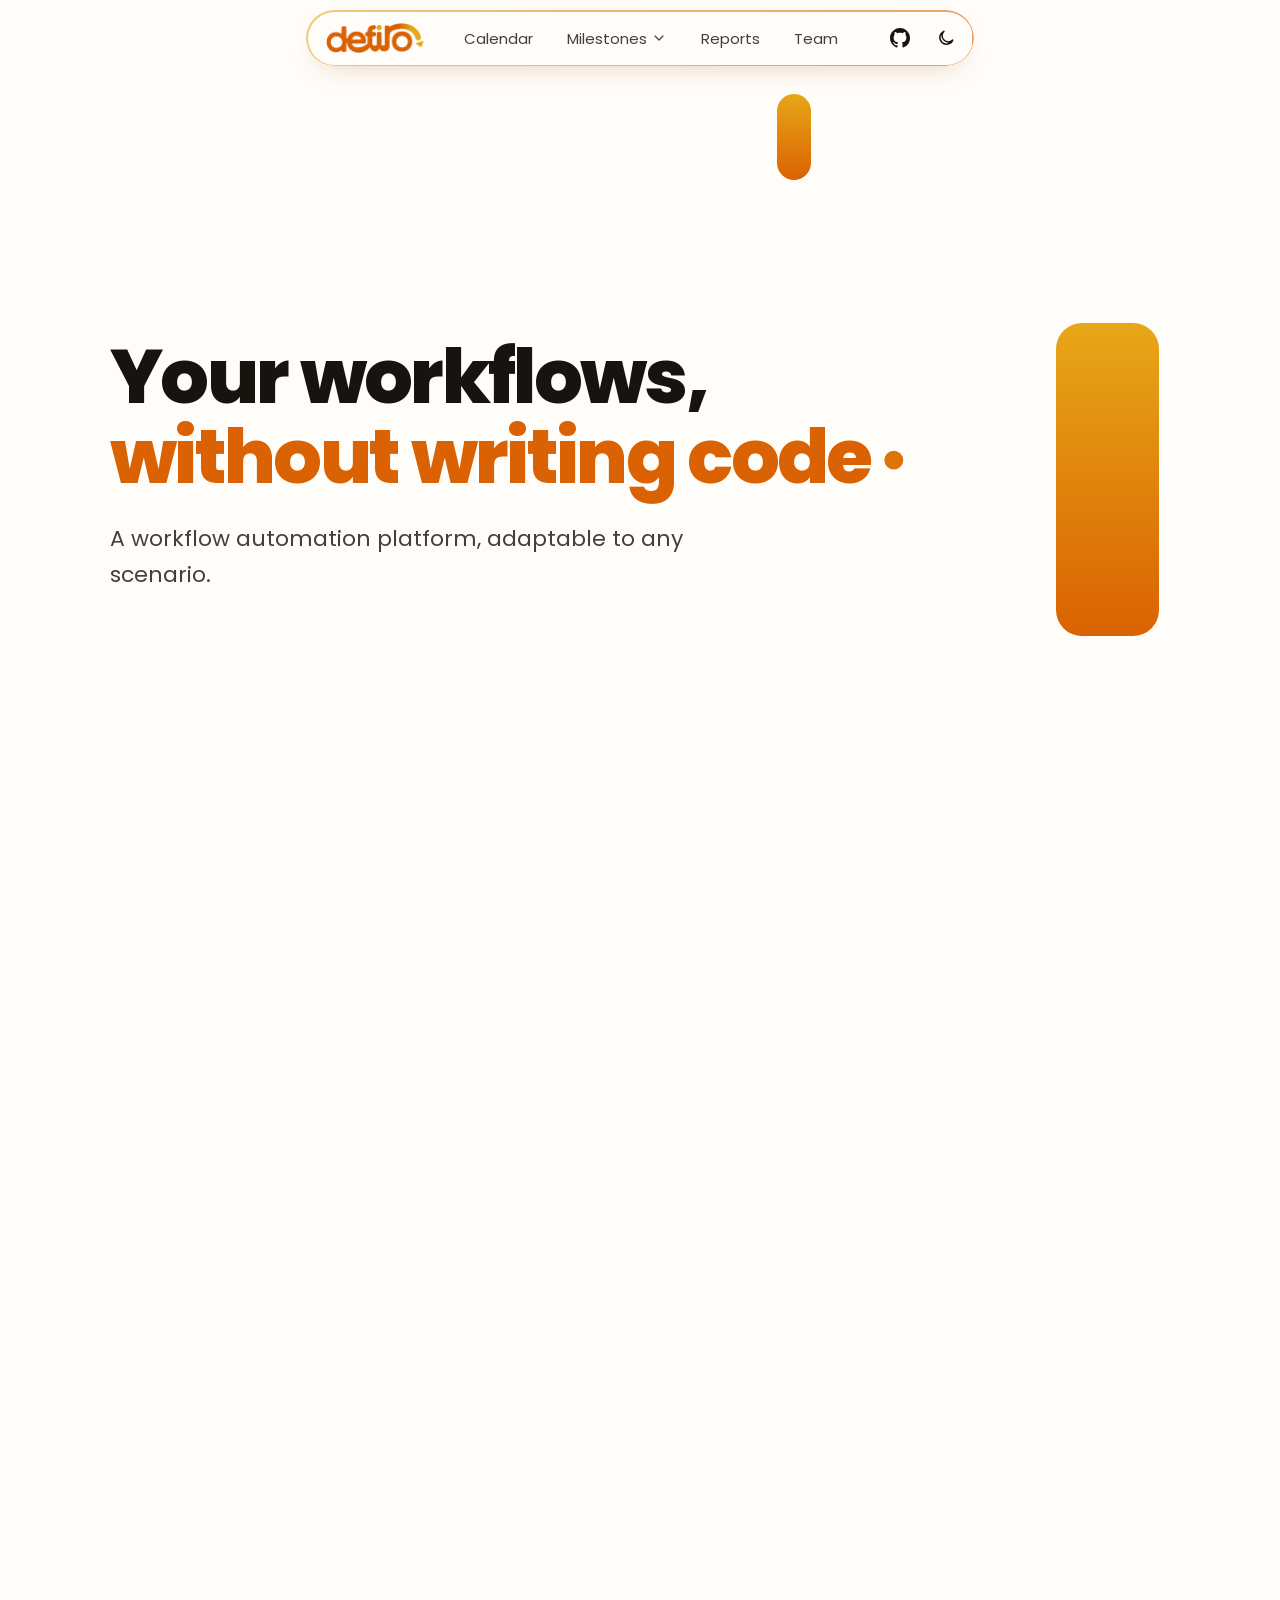
<file: index.html>
﻿<!doctype html>
<html lang="en">
<head>
  <script>if(!/\/$|\.html$/.test(location.pathname))location.replace(location.pathname+"/"+location.search+location.hash)</script>
  <meta charset="utf-8">
  <meta name="viewport" content="width=device-width, initial-scale=1">
  <title>Home | defiro</title>
  <meta name="description" content="defiro: a workflow automation platform, adaptable to any scenario. PEI project, Universidade de Aveiro.">
  <link rel="icon" href="assets/favicon.png" type="image/png">
  <link rel="preconnect" href="https://fonts.googleapis.com">
  <link rel="preconnect" href="https://fonts.gstatic.com" crossorigin>
  <link href="https://fonts.googleapis.com/css2?family=Poppins:wght@400;600;800&display=swap" rel="stylesheet">
  <link rel="stylesheet" href="assets/style.css">
  <script>try{var t=localStorage.getItem("defiro-theme");if(t)document.documentElement.dataset.theme=t}catch(e){}</script>
  <script>var c=document.documentElement.classList;c.add("scene-js");if(!matchMedia("(prefers-reduced-motion: reduce)").matches)c.add("scene-on")</script>
</head>
<body data-page="home">
<a class="skip" href="#main">Skip to content</a>
<div id="site-header"></div>

<main id="main">
  <div class="scene" id="scene">
    <div class="scene-pin">
      <div class="scene-canvas">
        <div class="scene-shapes" aria-hidden="true"><span></span><span></span><span></span><span></span></div>

        <section class="hero">
          <div class="hero-glow" aria-hidden="true"></div>
          <div class="wrap">
            <h1>Your workflows, <span class="hl">without writing code</span></h1>
            <p class="lede">A workflow automation platform, adaptable to any scenario.</p>
          </div>
        </section>

        <section class="block soft" id="how">
          <div class="wrap">
            <h2 class="section-title">How it <span class="hl">works</span></h2>
            <ol class="steps">
              <li class="step"><span class="step-ghost" aria-hidden="true">1</span><span class="step-n">1</span><h3>Design</h3><p>Draw the workflow: steps, roles and the data each step needs.</p></li>
              <li class="step"><span class="step-ghost" aria-hidden="true">2</span><span class="step-n">2</span><h3>Generate</h3><p>defiro builds the app: forms, inboxes, approvals and notifications.</p></li>
              <li class="step"><span class="step-ghost" aria-hidden="true">3</span><span class="step-n">3</span><h3>Run</h3><p>Every request is tracked, every change recorded.</p></li>
            </ol>
          </div>
        </section>
      </div>
    </div>
  </div>
</main>

<div id="site-footer"></div>
<script src="assets/data.js"></script>
<script src="assets/site.js"></script>
<script src="assets/vendor/gsap.min.js"></script>
<script src="assets/vendor/ScrollTrigger.min.js"></script>
<script src="assets/line.js"></script>
<script src="assets/home.js"></script>
<script>window.DEFIRO_SCENE||document.documentElement.classList.remove("scene-js","scene-on")</script>
</body>
</html>
</file>
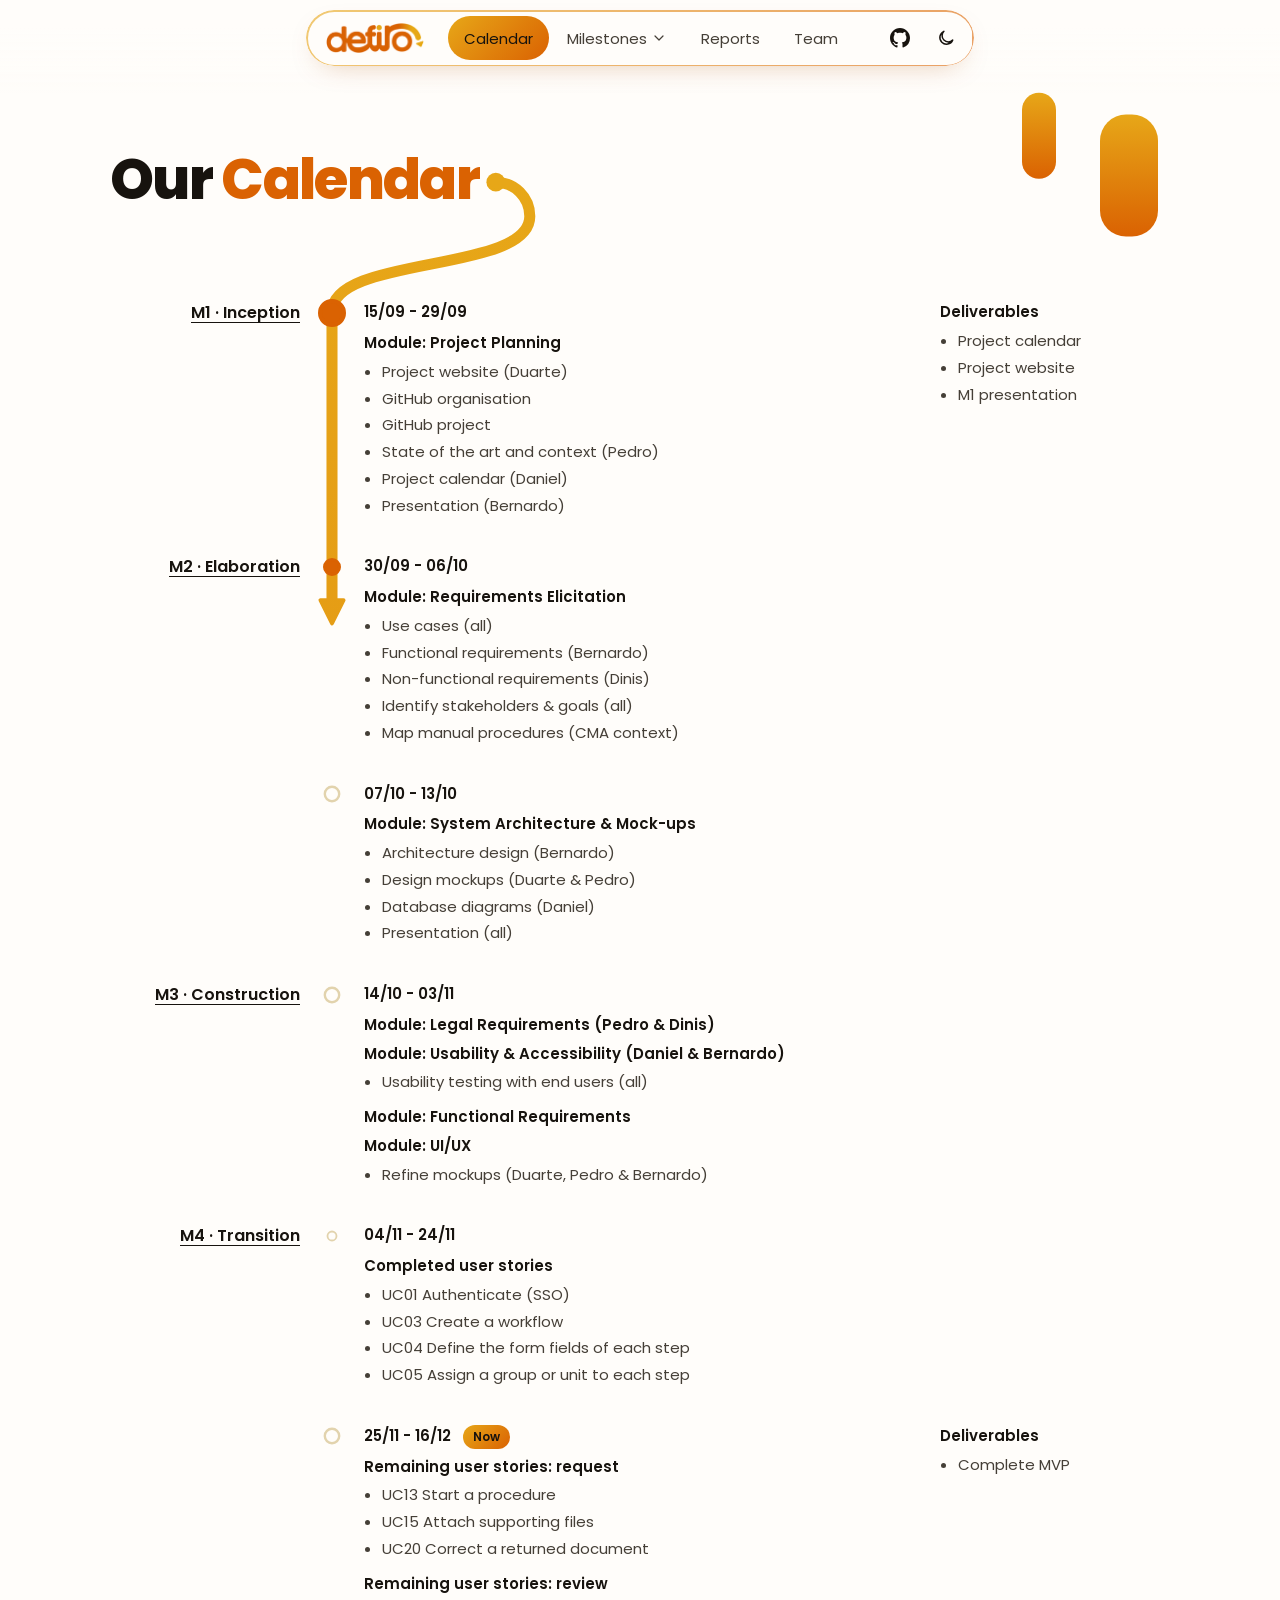
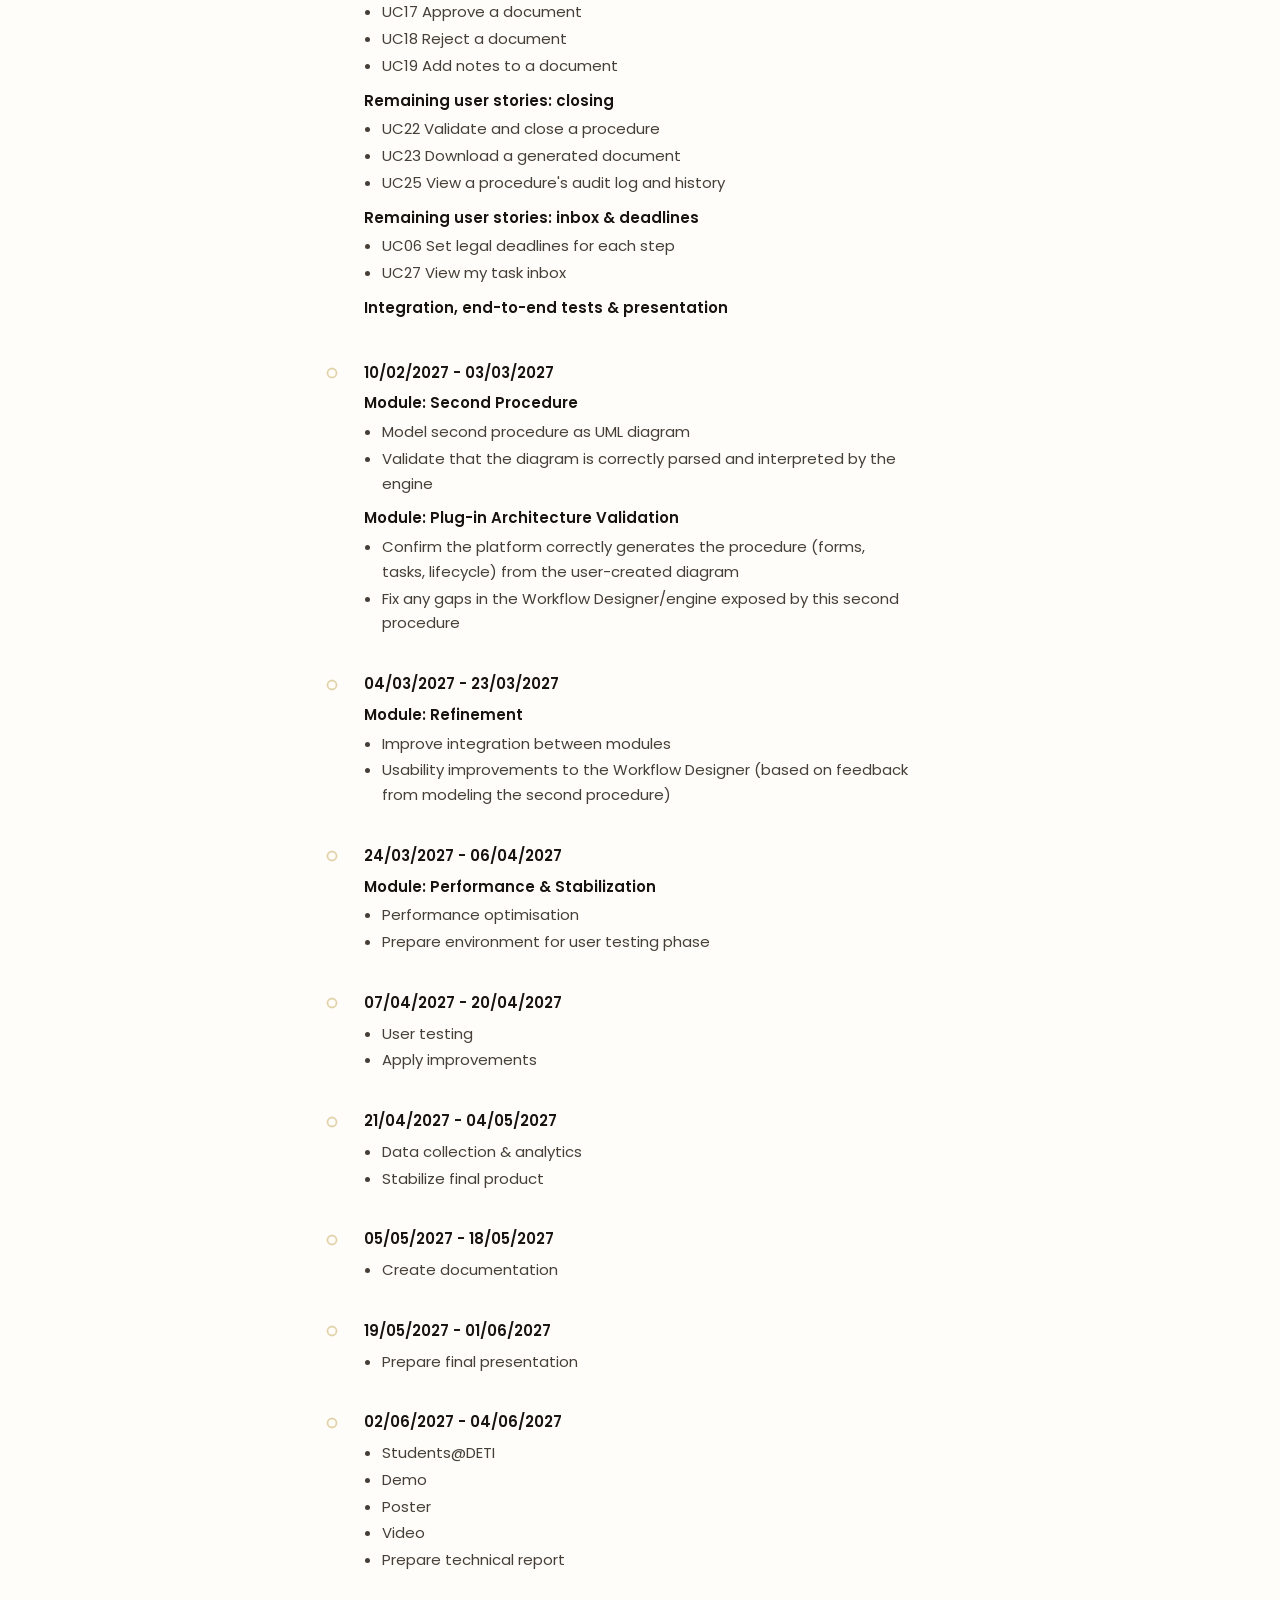
<file: calendar.html>
﻿<!doctype html>
<html lang="en">
<head>
  <script>if(!/\/$|\.html$/.test(location.pathname))location.replace(location.pathname+"/"+location.search+location.hash)</script>
  <meta charset="utf-8">
  <meta name="viewport" content="width=device-width, initial-scale=1">
  <title>Calendar | defiro</title>
  <link rel="icon" href="assets/favicon.png" type="image/png">
  <link rel="preconnect" href="https://fonts.googleapis.com">
  <link rel="preconnect" href="https://fonts.gstatic.com" crossorigin>
  <link href="https://fonts.googleapis.com/css2?family=Poppins:wght@400;600;800&display=swap" rel="stylesheet">
  <link rel="stylesheet" href="assets/style.css">
  <script>try{var t=localStorage.getItem("defiro-theme");if(t)document.documentElement.dataset.theme=t}catch(e){}</script>
  <script>if(!matchMedia("(prefers-reduced-motion: reduce)").matches)document.documentElement.classList.add("motion-on")</script>
</head>
<body data-page="calendar">
<a class="skip" href="#main">Skip to content</a>
<div id="site-header"></div>

<main id="main">
  <div class="page-title wrap">
    <div class="title-shapes" aria-hidden="true"><span></span><span></span></div>
    <h1>Our <span class="hl">Calendar</span></h1>
  </div>
  <div class="wrap page-body">
    <div class="tl" id="calBody"></div>
  </div>
  <div class="margin-shapes" aria-hidden="true"><span></span><span></span><span></span><span></span></div>
</main>

<div id="site-footer"></div>
<script src="assets/data.js"></script>
<script src="assets/site.js"></script>
<script src="assets/vendor/gsap.min.js"></script>
<script src="assets/vendor/ScrollTrigger.min.js"></script>
<script src="assets/line.js"></script>
<script src="assets/page.js"></script>
<script>window.DEFIRO_PAGE||document.documentElement.classList.remove("motion-on")</script>
</body>
</html>
</file>
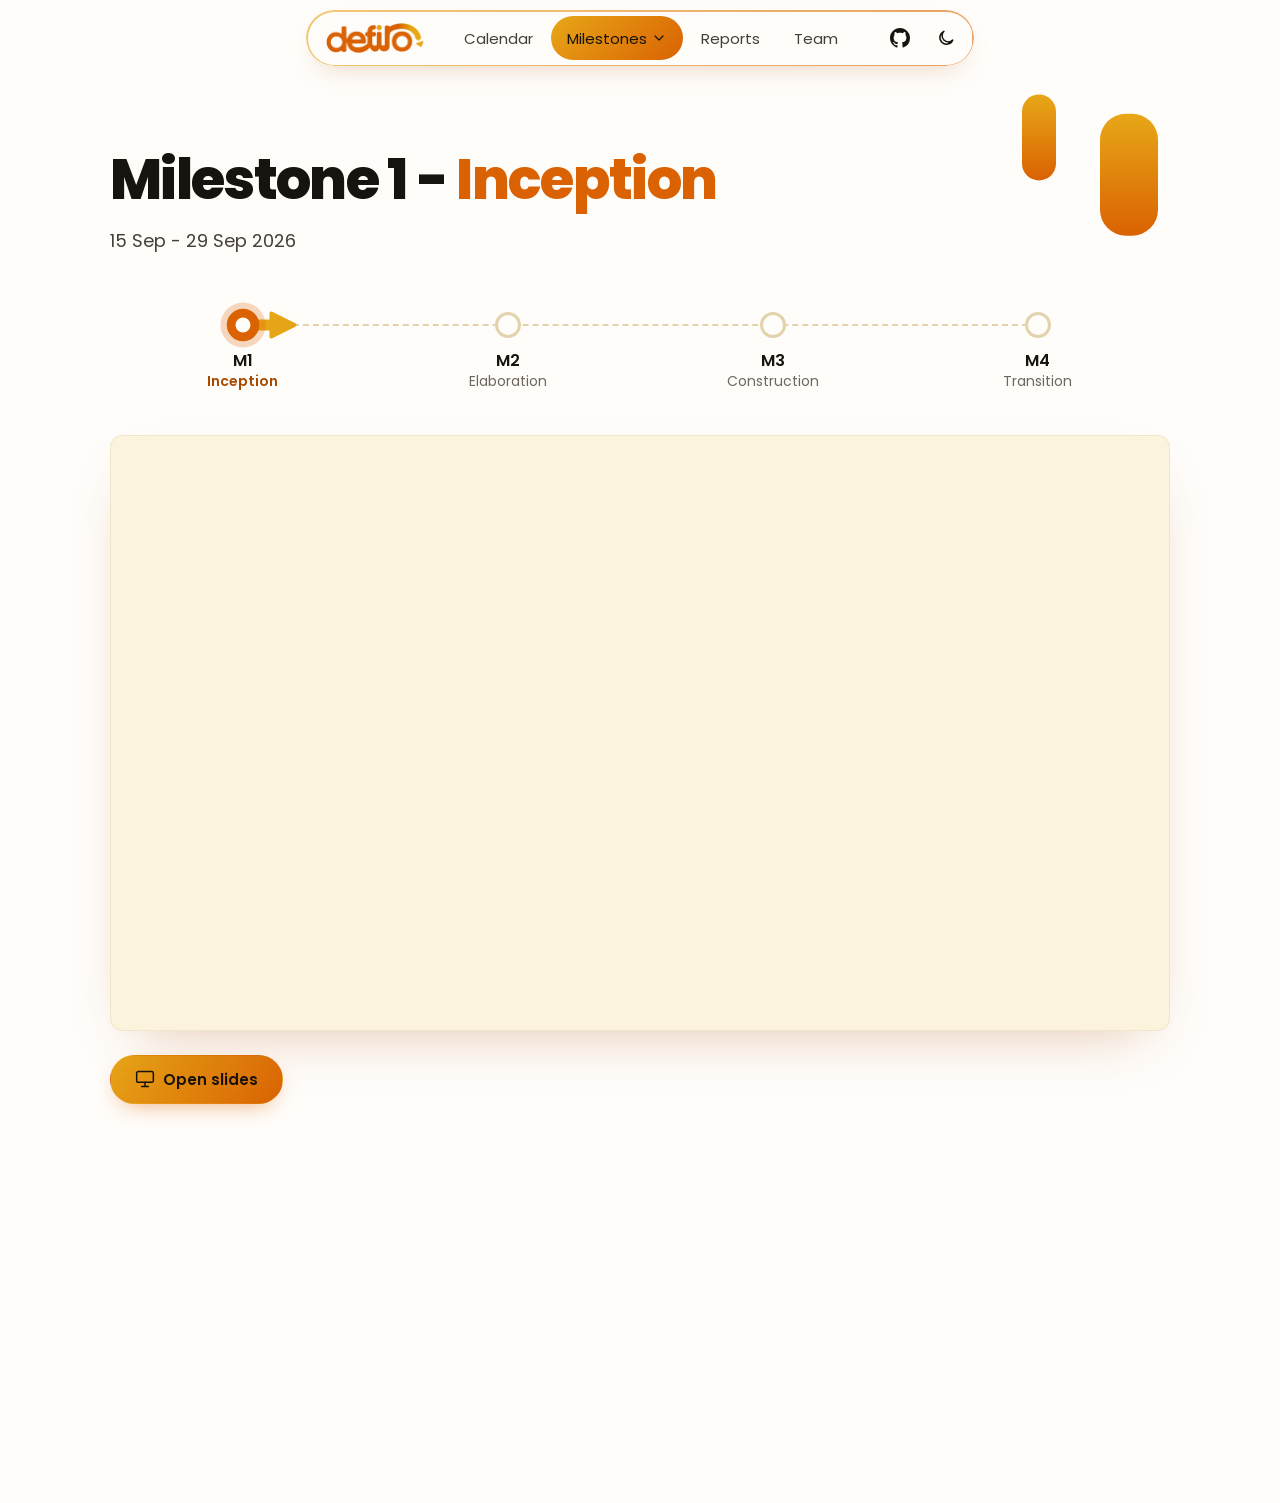
<file: milestones.html>
﻿<!doctype html>
<html lang="en">
<head>
  <script>if(!/\/$|\.html$/.test(location.pathname))location.replace(location.pathname+"/"+location.search+location.hash)</script>
  <meta charset="utf-8">
  <meta name="viewport" content="width=device-width, initial-scale=1">
  <title>Milestones | defiro</title>
  <link rel="icon" href="assets/favicon.png" type="image/png">
  <link rel="preconnect" href="https://fonts.googleapis.com">
  <link rel="preconnect" href="https://fonts.gstatic.com" crossorigin>
  <link href="https://fonts.googleapis.com/css2?family=Poppins:wght@400;600;800&display=swap" rel="stylesheet">
  <link rel="stylesheet" href="assets/style.css">
  <script>try{var t=localStorage.getItem("defiro-theme");if(t)document.documentElement.dataset.theme=t}catch(e){}</script>
  <script>if(!matchMedia("(prefers-reduced-motion: reduce)").matches)document.documentElement.classList.add("motion-on")</script>
</head>
<body data-page="milestones">
<a class="skip" href="#main">Skip to content</a>
<div id="site-header"></div>

<main id="main">
  <div class="page-title wrap">
    <div class="title-shapes" aria-hidden="true"><span></span><span></span></div>
    <h1 id="msTitle">Milestones</h1>
    <p class="ms-meta" id="msMeta"></p>
  </div>
  <div class="wrap page-body">
    <nav class="ms-line" id="msTabs" aria-label="Milestones"></nav>
    <div class="embed reveal" id="msEmbed"></div>
    <div class="ms-links reveal" id="msLinks"></div>
  </div>
</main>

<div id="site-footer"></div>
<script src="assets/data.js"></script>
<script src="assets/site.js"></script>
<script src="assets/vendor/gsap.min.js"></script>
<script src="assets/vendor/ScrollTrigger.min.js"></script>
<script src="assets/line.js"></script>
<script src="assets/page.js"></script>
<script src="assets/milestones.js"></script>
<script>window.DEFIRO_PAGE||document.documentElement.classList.remove("motion-on")</script>
</body>
</html>
</file>
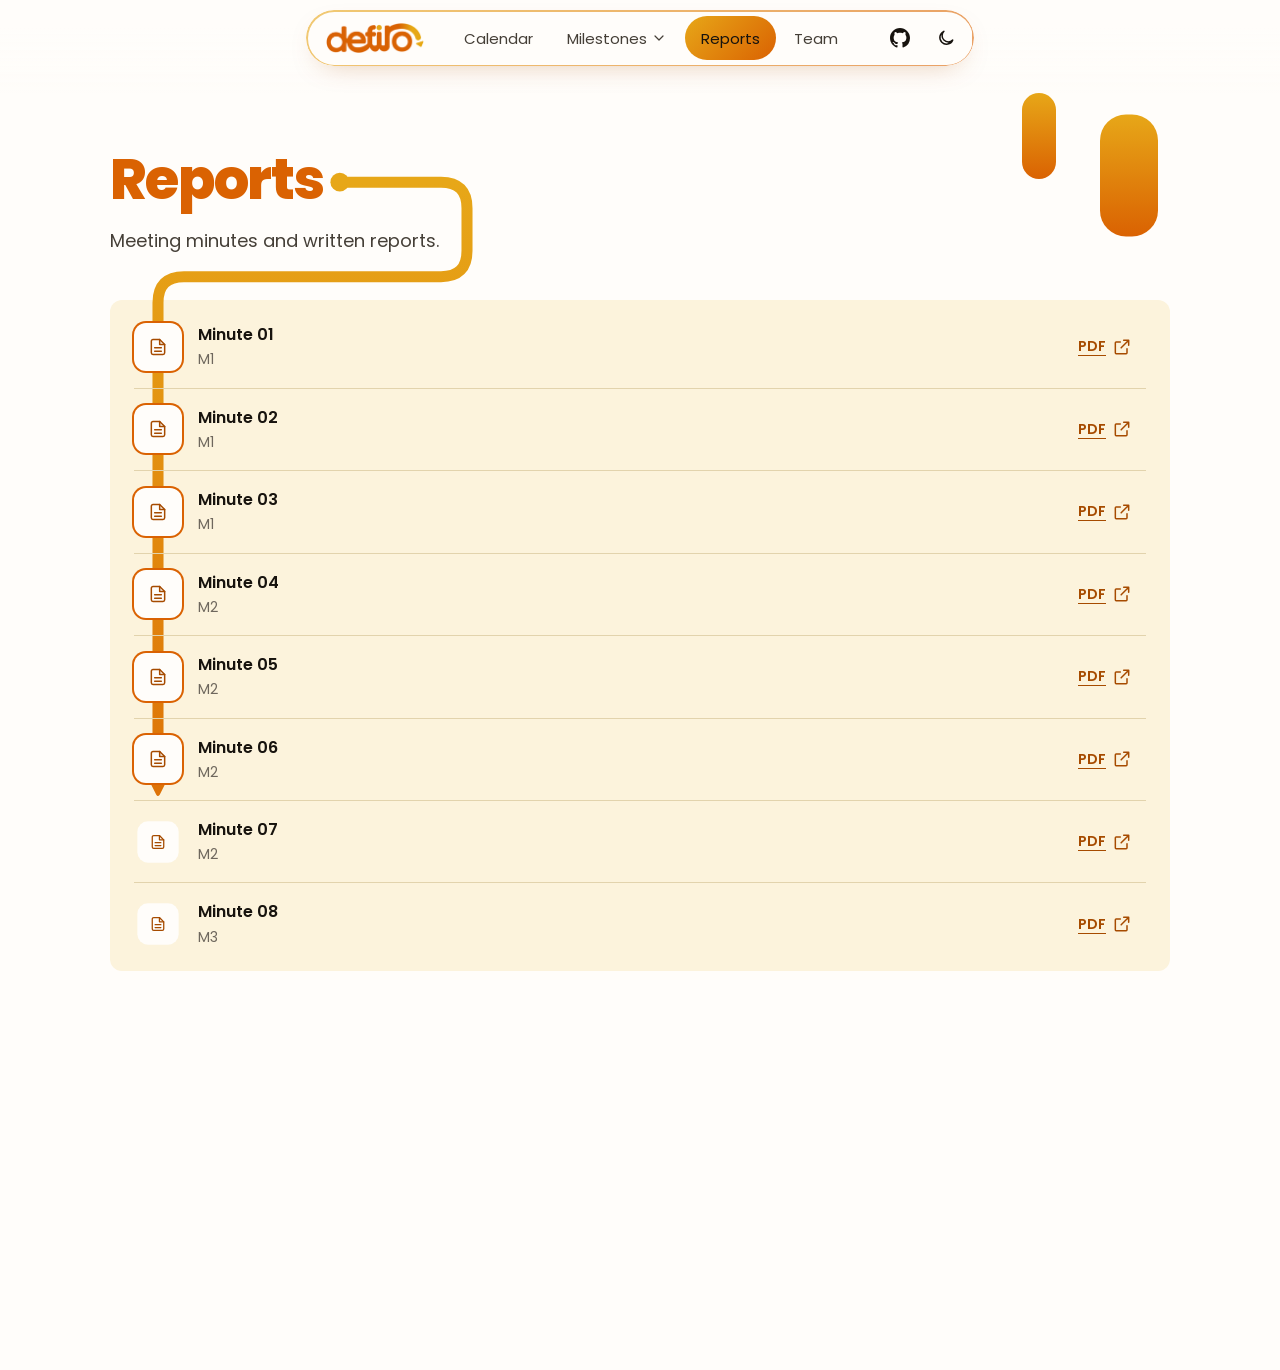
<file: reports.html>
﻿<!doctype html>
<html lang="en">
<head>
  <script>if(!/\/$|\.html$/.test(location.pathname))location.replace(location.pathname+"/"+location.search+location.hash)</script>
  <meta charset="utf-8">
  <meta name="viewport" content="width=device-width, initial-scale=1">
  <title>Reports | defiro</title>
  <link rel="icon" href="assets/favicon.png" type="image/png">
  <link rel="preconnect" href="https://fonts.googleapis.com">
  <link rel="preconnect" href="https://fonts.gstatic.com" crossorigin>
  <link href="https://fonts.googleapis.com/css2?family=Poppins:wght@400;600;800&display=swap" rel="stylesheet">
  <link rel="stylesheet" href="assets/style.css">
  <script>try{var t=localStorage.getItem("defiro-theme");if(t)document.documentElement.dataset.theme=t}catch(e){}</script>
  <script>if(!matchMedia("(prefers-reduced-motion: reduce)").matches)document.documentElement.classList.add("motion-on")</script>
</head>
<body data-page="reports">
<a class="skip" href="#main">Skip to content</a>
<div id="site-header"></div>

<main id="main">
  <div class="page-title wrap">
    <div class="title-shapes" aria-hidden="true"><span></span><span></span></div>
    <h1><span class="hl">Reports</span></h1>
    <p>Meeting minutes and written reports.</p>
  </div>
  <div class="wrap page-body">
    <ul class="doc-list" id="repList"></ul>
  </div>
</main>

<div id="site-footer"></div>
<script src="assets/data.js"></script>
<script src="assets/site.js"></script>
<script src="assets/vendor/gsap.min.js"></script>
<script src="assets/vendor/ScrollTrigger.min.js"></script>
<script src="assets/line.js"></script>
<script src="assets/page.js"></script>
<script>window.DEFIRO_PAGE||document.documentElement.classList.remove("motion-on")</script>
</body>
</html>
</file>
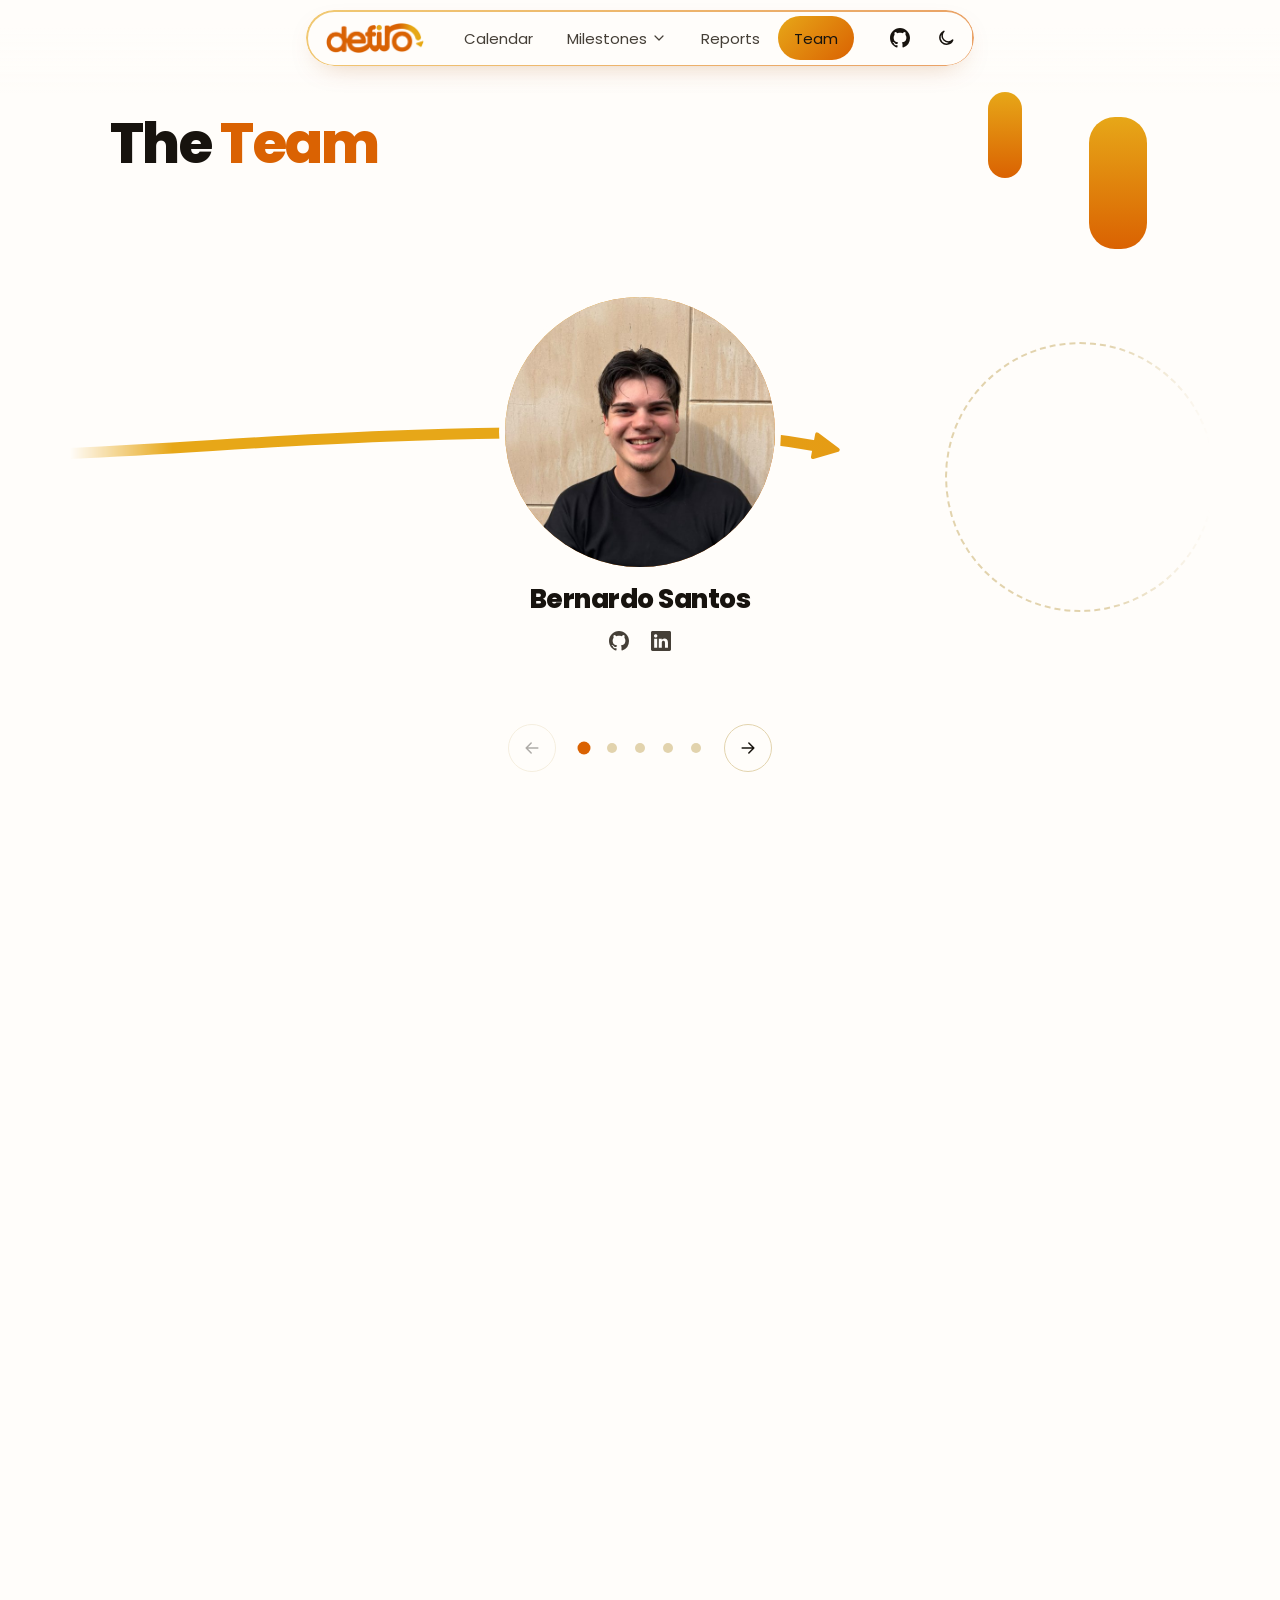
<file: team.html>
﻿<!doctype html>
<html lang="en">
<head>
  <script>if(!/\/$|\.html$/.test(location.pathname))location.replace(location.pathname+"/"+location.search+location.hash)</script>
  <meta charset="utf-8">
  <meta name="viewport" content="width=device-width, initial-scale=1">
  <title>Team | defiro</title>
  <link rel="icon" href="assets/favicon.png" type="image/png">
  <link rel="preconnect" href="https://fonts.googleapis.com">
  <link rel="preconnect" href="https://fonts.gstatic.com" crossorigin>
  <link href="https://fonts.googleapis.com/css2?family=Poppins:wght@400;600;800&display=swap" rel="stylesheet">
  <link rel="stylesheet" href="assets/style.css">
  <script>try{var t=localStorage.getItem("defiro-theme");if(t)document.documentElement.dataset.theme=t}catch(e){}</script>
  <script>if(!matchMedia("(prefers-reduced-motion: reduce)").matches)document.documentElement.classList.add("deck-on")</script>
</head>
<body data-page="team">
<a class="skip" href="#main">Skip to content</a>
<div id="site-header"></div>

<main id="main">
  <div class="deck" id="deck">
    <div class="deck-pin">
      <div class="deck-shapes" aria-hidden="true"><span></span><span></span></div>
      <div class="page-title wrap"><h1>The <span class="hl">Team</span></h1></div>
      <div class="wrap page-body">
        <div class="deck-view">
          <div class="deck-rail">
            <div class="team" id="teamGrid"></div>
          </div>
        </div>
      </div>
    </div>
  </div>
</main>

<div id="site-footer"></div>
<script src="assets/data.js"></script>
<script src="assets/site.js"></script>
<script src="assets/vendor/gsap.min.js"></script>
<script src="assets/vendor/ScrollTrigger.min.js"></script>
<script src="assets/line.js"></script>
<script src="assets/team.js"></script>
<script>window.DEFIRO_DECK||document.documentElement.classList.remove("deck-on")</script>
</body>
</html>
</file>
<file: assets/style.css>
﻿:root {
  --bg: #fffdfa;
  --soft: #fcf3dc;           /* #E7A718 tint for alternate sections and surfaces */
  --ink: #17130e;
  --ink-2: #453f37;
  --ink-3: #6e675d;
  --line: #f0e6cc;
  --line-strong: #e2d3ad;
  --yellow: #E7A718;
  --orange: #DA6202;
  --accent: #DA6202;         /* fills, decoration, large headings (3.7:1) */
  --accent-ink: #A64B00;     /* darker #DA6202 for small text, 5.6:1 on white */
  --accent-soft: #fbefe3;
  --hl-bg: #f6dc98;          /* #E7A718 highlighter behind headings */
  --grad: linear-gradient(135deg, var(--yellow) 0%, var(--orange) 100%);
  --on-grad: #17130e;
  --ph-bg: #fff6d6; --ph-ink: #7a5a00; --ph-line: #d9b64a;
  --footer: #17130e; --footer-ink: #d2cbbf; --footer-dim: #9b9387;
  --shadow: 166 75 0;        /* shadows are tinted with the brand orange, never pure black */
  /* Corner radii: small controls, boxes, and pills for buttons and tabs. */
  --r-sm: 8px; --r-md: 12px; --r-pill: 999px;
  --font: "Poppins", system-ui, -apple-system, "Segoe UI", sans-serif;
  --maxw: 1140px;
  --gutter: clamp(16px, 4vw, 40px);
  --header-h: 76px;
  color-scheme: light;
}
@media (prefers-color-scheme: dark) {
  :root:not([data-theme="light"]) {
    --bg: #13100c; --soft: #1b1711; --ink: #f7f2e9; --ink-2: #d0c9bd; --ink-3: #9d9588; --line: #2b261e; --line-strong: #3d362b;
    --accent-ink: #f5a04f; --accent-soft: #2b1c10; --hl-bg: rgb(231 167 24 / .28);
    --ph-bg: #2e2710; --ph-ink: #f0d27a; --ph-line: #8a7328; --footer: #0c0a07; --shadow: 0 0 0;
    color-scheme: dark;
  }
}
:root[data-theme="dark"] {
  --bg: #13100c; --soft: #1b1711; --ink: #f7f2e9; --ink-2: #d0c9bd; --ink-3: #9d9588; --line: #2b261e; --line-strong: #3d362b;
  --accent-ink: #f5a04f; --accent-soft: #2b1c10; --hl-bg: rgb(231 167 24 / .28);
  --ph-bg: #2e2710; --ph-ink: #f0d27a; --ph-line: #8a7328; --footer: #0c0a07; --shadow: 0 0 0;
  color-scheme: dark;
}

*, *::before, *::after { box-sizing: border-box; }
html { scroll-padding-top: 90px; -webkit-tap-highlight-color: rgb(218 98 2 / .15); }
body { margin: 0; background: var(--bg); color: var(--ink); font: 16px/1.65 var(--font); -webkit-font-smoothing: antialiased;
  display: flex; flex-direction: column; min-height: 100vh; min-height: 100dvh; }
/* Main grows to fill short pages so the footer always sits at the bottom of the viewport. */
main { position: relative; flex: 1 0 auto; }
img, svg { max-width: 100%; display: block; }
a { color: inherit; }
a, button { touch-action: manipulation; }
:focus-visible { outline: 2px solid var(--accent); outline-offset: 3px; }
h1, h2, h3 { margin: 0; line-height: 1.15; letter-spacing: -0.02em; text-wrap: balance; }
p { margin: 0; text-wrap: pretty; }
.wrap { max-width: var(--maxw); margin: 0 auto; padding: 0 var(--gutter); }
.icon { width: 20px; height: 20px; flex: none; }
.hl { color: var(--orange); }
.visually-hidden { position: absolute; width: 1px; height: 1px; overflow: hidden; clip: rect(0 0 0 0); white-space: nowrap; }
.skip { position: absolute; left: -9999px; top: 8px; background: var(--ink); color: var(--bg); padding: 8px 14px; border-radius: var(--r-sm); z-index: 100; }
.skip:focus { left: 8px; }
@media (prefers-reduced-motion: reduce) { *, *::before, *::after { transition: none !important; animation: none !important; } }

/* Placeholders: [[text]] in data.js, .ph in HTML */
.ph {
  padding: 1px 6px; border-radius: var(--r-sm); font-size: .88em; font-weight: 600;
  background: var(--ph-bg); color: var(--ph-ink); border: 1px dashed var(--ph-line);
  -webkit-box-decoration-break: clone; box-decoration-break: clone;
}

/* ---------- Header ---------- */
/* A floating island. The header keeps a transparent zone --header-h tall (the Home and Team scenes stick
   right below it), and the bar itself is a rounded capsule floating inside that zone. */
.site-header { position: sticky; top: 0; z-index: 50; display: flex; justify-content: center; align-items: flex-start; height: var(--header-h); padding: 10px var(--gutter) 0; pointer-events: none; }
/* Content that scrolls under the zone fades out behind the island. */
.site-header::before { content: ""; position: absolute; inset: 0 0 -18px; z-index: -1; background: linear-gradient(to bottom, var(--bg) 30%, transparent); }
.island {
  position: relative; display: flex; align-items: center; gap: clamp(10px, 2vw, 24px); height: 56px; padding: 0 6px 0 20px; border-radius: var(--r-pill); pointer-events: auto;
  background: color-mix(in srgb, var(--bg) 80%, transparent); -webkit-backdrop-filter: blur(14px) saturate(1.4); backdrop-filter: blur(14px) saturate(1.4);
  box-shadow: 0 10px 28px -14px rgb(var(--shadow) / .35); transform-origin: 50% 0; transition: transform .25s ease-out, box-shadow .25s ease-out;
}
/* Thin outline in the brand gradient. */
.island::before {
  content: ""; position: absolute; inset: 0; padding: 1.5px; border-radius: inherit; background: var(--grad); opacity: .6; pointer-events: none;
  -webkit-mask: linear-gradient(#000 0 0) content-box, linear-gradient(#000 0 0); -webkit-mask-composite: xor;
  mask: linear-gradient(#000 0 0) content-box exclude, linear-gradient(#000 0 0);
}
/* Once the page has scrolled (html.is-scrolled, set in site.js) the island gets a little smaller. */
.is-scrolled .island { transform: scale(.94); box-shadow: 0 14px 32px -14px rgb(var(--shadow) / .5); }
.brand { display: flex; align-items: center; text-decoration: none; }
.brand img { width: auto; height: 30px; }
.nav { position: relative; display: flex; align-items: center; gap: 2px; }
.nav > a, .dd > button {
  position: relative; z-index: 1; display: inline-flex; align-items: center; gap: 4px; min-height: 44px; padding: 8px 16px; border-radius: var(--r-pill);
  font: 400 15px var(--font); color: var(--ink-2); text-decoration: none; background: none; border: 0; cursor: pointer; transition: color .2s;
}
.nav > a:hover, .dd > button:hover { color: var(--ink); }
/* The sliding highlight: site.js moves it under the current page's link, or the one being pointed at. */
.nav-pill {
  position: absolute; z-index: 0; top: 50%; left: 0; width: var(--w, 0px); height: 44px; margin-top: -22px; border-radius: var(--r-pill); background: var(--grad);
  transform: translateX(var(--x, 0px)); opacity: 0; transition: transform .35s cubic-bezier(.3, 1, .4, 1), width .35s cubic-bezier(.3, 1, .4, 1), opacity .2s;
}
.nav-pill.is-on { opacity: 1; }
.nav-pill.no-anim { transition: none; }
@media (min-width: 901px) { .nav .is-under, .nav .is-under:hover { color: var(--on-grad); } }
.dd { position: relative; }
.dd > button .icon { width: 16px; height: 16px; transition: transform .15s; }
.dd.open > button .icon { transform: rotate(180deg); }
.dd-menu {
  position: absolute; top: calc(100% + 12px); left: 50%; min-width: 220px; padding: 8px; display: grid;
  background: var(--bg); border: 1px solid var(--line-strong); border-radius: 22px; box-shadow: 0 16px 36px -14px rgb(var(--shadow) / .35);
  opacity: 0; visibility: hidden; transform: translate(-50%, -6px); transition: opacity .15s, transform .15s, visibility .15s;
}
.dd.open .dd-menu { opacity: 1; visibility: visible; transform: translate(-50%, 0); }
.dd-menu a { padding: 10px 14px; border-radius: 14px; text-decoration: none; font-size: 15px; color: var(--ink-2); min-height: 44px; display: flex; align-items: center; transition: color .15s, background-color .15s; }
.dd-menu a:hover { background: var(--soft); color: var(--ink); }
.tools { display: flex; align-items: center; gap: 2px; }
.icon-btn {
  display: inline-grid; place-items: center; width: 44px; height: 44px; border-radius: var(--r-sm);
  color: var(--ink); background: none; border: 0; cursor: pointer; text-decoration: none;
  transition: background-color .15s, color .15s, transform .1s;
}
.icon-btn:hover { background: var(--soft); }
.icon-btn:active { transform: scale(.94); }
.island .icon-btn { border-radius: 50%; }
.menu-btn { display: none; }
.top-mark { position: absolute; top: 0; left: 0; width: 1px; height: 24px; pointer-events: none; }   /* see "Has the page scrolled?" in site.js */
@media (max-width: 900px) {
  /* Phones: the island spans the width and the links open as a rounded sheet under it. */
  .island { width: 100%; padding: 0 6px 0 18px; }
  .tools { margin-left: auto; }
  .menu-btn { display: inline-grid; }
  .nav {
    display: none; position: absolute; top: calc(100% + 8px); left: 0; right: 0; flex-direction: column; align-items: stretch; padding: 10px;
    background: var(--bg); border: 1px solid var(--line-strong); border-radius: 26px; box-shadow: 0 16px 36px -14px rgb(var(--shadow) / .35);
  }
  .nav.open { display: flex; opacity: 1; translate: 0 0; transition: opacity .2s, translate .2s; }
  @starting-style { .nav.open { opacity: 0; translate: 0 -8px; } }
  .nav-pill { display: none; }
  .nav > a, .dd > button { width: 100%; min-height: 48px; padding: 10px 16px; border-radius: 16px; font-size: 16px; }
  .nav a[aria-current="page"], .dd.active > button { color: var(--accent-ink); background: var(--soft); }
  .dd > button .icon { display: none; }
  /* The sub-links are always shown here, in place. Tapping Milestones must not apply the desktop offset. */
  .dd-menu, .dd.open .dd-menu { position: static; min-width: 0; border: 0; box-shadow: none; padding: 0 0 0 14px; background: none; opacity: 1; visibility: visible; transform: none; transition: none; }
}

/* ---------- Page titles ---------- */
.page-title { position: relative; z-index: 2; padding-top: clamp(40px, 6vw, 72px); padding-bottom: clamp(28px, 4vw, 44px); }
.page-title h1 { font-size: clamp(36px, 5vw, 56px); font-weight: 800; letter-spacing: -0.03em; }
.page-title p { color: var(--ink-2); font-size: 18px; max-width: 620px; margin-top: 14px; }
.page-body { padding-bottom: clamp(64px, 9vw, 110px); }
.section-title { font-size: clamp(30px, 4vw, 42px); font-weight: 800; letter-spacing: -0.03em; margin-bottom: 44px; }

/* ---------- Inner pages: shared motion ---------- */
/* Calendar, Milestones and Reports put .motion-on on <html> in their <head> when motion is allowed, and
   assets/page.js animates them. Without that class everything here is simply shown. */
.page-title h1, .page-title p { position: relative; z-index: 1; }
/* Brand bars beside the title, the same shapes as on Home and Team. page.js drifts them with the scroll. */
.title-shapes { display: none; }
@media (min-width: 700px) {
  .title-shapes { display: block; position: absolute; z-index: 0; top: 0; bottom: 0; right: var(--gutter); width: min(30%, 300px); pointer-events: none; }
  .title-shapes span { position: absolute; border-radius: 26px; background: linear-gradient(to bottom, var(--yellow), var(--orange)); }
  .title-shapes span:nth-child(1) { top: 14px; right: 38%; width: 34px; height: 86px; }
  .title-shapes span:nth-child(2) { top: 40px; right: 4%; width: 58px; height: 122px; }
}
/* Layers that follow the cursor a little: page.js sets --mx and --my on them. */
.mouse-layer { translate: var(--mx, 0px) var(--my, 0px); }
/* Content eases in: page.js adds .is-in when an element enters the screen, --i staggers a group. */
@media screen and (prefers-reduced-motion: no-preference) {
  .motion-on .reveal { opacity: 0; transform: translateY(16px); }
  .motion-on .reveal.is-in { opacity: 1; transform: none; transition: opacity .45s ease-out, transform .45s cubic-bezier(.2, .7, .3, 1); transition-delay: calc(var(--i, 0) * 60ms); }
}

/* ---------- Home ---------- */
.hero { position: relative; overflow: hidden; }
.hero .wrap { position: relative; display: flex; flex-direction: column; justify-content: center;
  min-height: clamp(340px, 52dvh, 520px); padding-top: clamp(48px, 8vh, 96px); padding-bottom: clamp(48px, 7vh, 80px); }
.hero-glow { display: none; }
.pill { display: inline-block; padding: 8px 16px; border-radius: var(--r-pill); font-size: 13px; font-weight: 600; color: var(--accent-ink);
  background: var(--bg); border: 1px solid color-mix(in srgb, var(--orange) 35%, transparent); margin-bottom: 28px; }
.hero h1 { font-size: clamp(40px, 6.4vw, 76px); font-weight: 800; line-height: 1.05; letter-spacing: -0.035em; }
@media (min-width: 900px) { .hero h1 .hl { display: block; } }
.hero .lede { font-size: clamp(18px, 2vw, 22px); color: var(--ink-2); margin-top: 24px; max-width: 52ch; }
.hero-actions { display: flex; flex-wrap: wrap; gap: 12px; margin-top: 40px; }
@media (max-width: 700px) { .hero .wrap { min-height: 0; } }
.btn {
  display: inline-flex; align-items: center; gap: 8px; min-height: 48px; padding: 12px 24px; border-radius: var(--r-pill);
  font: 600 15px var(--font); text-decoration: none; border: 1px solid transparent; cursor: pointer;
  transition: filter .15s, border-color .15s, transform .1s;
}
.btn:active { transform: translateY(1px); }
.btn-primary { background: var(--grad); color: var(--on-grad); box-shadow: 0 8px 24px -10px rgb(218 98 2 / .6); }
.btn-primary:hover { filter: brightness(1.05) saturate(1.1); }
.btn-ghost { border-color: var(--line-strong); color: var(--ink); background: var(--bg); }
.btn-ghost:hover { border-color: var(--orange); }

.block { padding: clamp(56px, 7vw, 96px) 0; }
.block.soft { background: var(--soft); }

/* ---------- Home scene ---------- */
/* The headline and the three steps share one canvas. assets/home.js draws a thick curved line from the
   headline through the steps and ties it to the scroll with GSAP. Classes set on <html> by index.html:
   - .scene-js   the curved-line layout (always, unless home.js failed to run);
   - .scene-on   motion is allowed, so parts start hidden and the scroll reveals them.
   With .scene-on there are two modes: "pinned" on wide, tall screens (the canvas is two screens tall,
   sticks under the header and pans like a camera) and "free" everywhere else (normal page flow).
   Layers inside the canvas: 0 brand bars and giant numbers, 1 the line, 2 text and step circles. */
[data-page="home"] main, .scene, .scene-pin, .scene-canvas { display: flex; flex-direction: column; }
.scene, .scene-pin, .scene-canvas, .scene #how { flex: 1 0 auto; }   /* on tall screens the last section reaches the footer */
.scene { --scene-scroll: 240vh; --wave: clamp(44px, 10vh, 100px); }
.scene-canvas { position: relative; z-index: 0; overflow: hidden; overflow: clip; }
.scene h1, .scene .lede, .scene h2, .step h3, .step p { position: relative; z-index: 2; }
/* The thick line itself (assets/line.js). The calendar and team pages use it too. */
.flow-line { position: absolute; left: 0; top: 0; z-index: 1; overflow: visible; pointer-events: none; }
.flow-line path { fill: none; stroke-linecap: round; stroke-linejoin: round; }
.flow-line polygon { stroke-linejoin: round; }
.line-anchor { display: inline-block; width: 0; height: .5em; }   /* marks the end of a title, where a line starts */

/* Brand bars from the M1 slides. They sit in empty areas, never behind text, and drift at their own speeds. */
.scene-shapes { display: none; position: absolute; inset: 0; z-index: 0; max-width: var(--maxw); margin: 0 auto; pointer-events: none; }
.scene-js .scene-shapes { display: block; }
.scene-shapes span { position: absolute; border-radius: 26px; background: linear-gradient(to bottom, var(--yellow), var(--orange)); }
.scene-shapes span:nth-child(1) { top: clamp(56px, 10vh, 120px); right: calc(var(--gutter) + 1%); width: clamp(64px, 8vw, 116px); height: clamp(170px, 30vh, 300px); }
.scene-shapes span:nth-child(2) { top: 18px; left: 62%; width: 34px; height: 86px; }
.scene-shapes span:nth-child(3), .scene-shapes span:nth-child(4) { display: none; }
@media (max-width: 899px) {
  .scene-shapes span:nth-child(1) { display: none; }
  .scene-shapes span:nth-child(2) { top: 10px; left: auto; right: calc(var(--gutter) + 4%); width: 26px; height: 62px; }
}

/* Steps. If home.js fails they are joined by this plain straight line; normally the curved line replaces it. */
.steps { position: relative; list-style: none; margin: 0; padding: 0; display: grid; grid-template-columns: repeat(3, 1fr); gap: 32px; }
.steps::before { content: ""; position: absolute; top: 27px; left: 28px; right: 2px; height: 2px; border-radius: 2px; background: linear-gradient(to right, var(--yellow), var(--orange)); }
.step:last-child::after { content: ""; position: absolute; top: 22px; right: 0; width: 12px; height: 12px;
  border: solid var(--orange); border-width: 2px 2px 0 0; border-radius: 1px; transform: rotate(45deg); }
.scene-js .steps::before, .scene-js .step:last-child::after { display: none; }
.step-n { position: relative; z-index: 2; display: grid; place-items: center; width: 56px; height: 56px; border-radius: 50%; background: var(--grad); color: var(--on-grad); font-weight: 800; font-size: 20px; margin-bottom: 20px; }
.step h3 { font-size: 20px; margin-bottom: 8px; }
.step p { color: var(--ink-2); max-width: 30ch; }
.step-ghost { display: none; }

/* Curved-line layout. The heading moves to the right so the line can come down the left side into step 1. */
.scene-js .scene h2 { text-align: right; }
.scene-js .step { position: relative; }
.scene-js .step-ghost { display: block; position: absolute; z-index: 0; top: .12em; right: 16%; font-size: clamp(120px, 15vw, 210px); font-weight: 800; line-height: 1; letter-spacing: -.04em; opacity: .05; pointer-events: none; user-select: none; }
@media (min-width: 801px) {
  /* Wave: steps 1 and 3 sit lower than step 2. */
  .scene-js .steps { align-items: start; }
  .scene-js .step:nth-child(odd) { padding-top: var(--wave); }
  .scene-js .step p { max-width: 26ch; }
}
/* With motion on, these start hidden and home.js reveals them as the line arrives. */
.scene-on .scene:not(.is-ready) h2, .scene-on .scene:not(.is-ready) .step > * { opacity: 0; }

@media (min-width: 900px) and (min-height: 620px) {   /* pinned mode; keep in sync with pinMq in home.js */
  .scene-on .scene { flex: none; height: calc(100vh - var(--header-h) + var(--scene-scroll)); height: calc(100dvh - var(--header-h) + var(--scene-scroll)); }
  .scene-on .scene-pin { flex: none; position: sticky; top: var(--header-h); height: calc(100vh - var(--header-h)); height: calc(100dvh - var(--header-h)); overflow: hidden; overflow: clip; }
  .scene-on .scene-canvas { flex: none; display: grid; grid-template-rows: 1fr 1fr; height: 200%; overflow: visible; will-change: transform; }
  .scene-on .scene .hero, .scene-on .scene #how { display: flex; align-items: center; min-height: 0; padding: 0; }
  .scene-on .scene .wrap { width: 100%; }
  .scene-on .scene .hero .wrap { min-height: 0; padding-top: 0; padding-bottom: 5vh; }
  /* Bar positions as shares of the canvas: 0-50% is the headline screen, 50-100% the steps screen. */
  .scene-on .scene-shapes span:nth-child(1) { top: 15%; height: 19%; }
}
@media (min-width: 1100px) and (min-height: 620px) {
  /* Two more bars rise from the bottom of the steps screen, in the gaps beside the text. Only where the columns are wide enough to leave gaps. */
  .scene-on .scene-shapes span:nth-child(3), .scene-on .scene-shapes span:nth-child(4) { display: block; top: auto; bottom: -30px; width: 40px; }
  .scene-on .scene-shapes span:nth-child(3) { left: calc(var(--gutter) + 27%); height: 140px; }
  .scene-on .scene-shapes span:nth-child(4) { right: var(--gutter); height: 130px; }
}

@media (max-width: 800px) {
  /* Stacked. Fallback: the straight line runs down the left, through the numbers. */
  .steps { grid-template-columns: 1fr; gap: 36px; padding-bottom: 20px; }
  .steps::before { top: 28px; bottom: 2px; left: 27px; right: auto; width: 2px; height: auto; background: linear-gradient(to bottom, var(--yellow), var(--orange)); }
  .step:last-child::after { top: auto; right: auto; bottom: 0; left: 22px; transform: rotate(135deg); }
  .step { display: grid; grid-template-columns: 56px 1fr; column-gap: 18px; align-items: start; }
  .step-n { grid-row: 1 / span 2; margin-bottom: 0; }
  .step h3 { align-self: end; padding-top: 4px; }
  .step p { grid-column: 2; max-width: none; }
  /* Curved-line layout: the numbers alternate sides and the rows sit further apart, so the line can zigzag between them. */
  .scene-js .section-title { margin-bottom: 56px; }
  .scene-js .steps { gap: 72px; padding-bottom: 64px; }
  .scene-js .step:nth-child(even) { grid-template-columns: 1fr 56px; text-align: right; }
  .scene-js .step:nth-child(even) .step-n { grid-column: 2; }
  .scene-js .step:nth-child(even) h3 { grid-column: 1; grid-row: 1; }
  .scene-js .step:nth-child(even) p { grid-column: 1; grid-row: 2; }
  .scene-js .step-ghost { top: -28px; right: 0; font-size: 120px; }
  .scene-js .step:nth-child(even) .step-ghost { right: auto; left: 0; }
}

/* ---------- Calendar ---------- */
/* A timeline (built in site.js). Each milestone phase is a grid: the milestone's name, the spine, the weeks.
   The thick line (assets/page.js) runs down the spine column behind the dots.
   The name is sticky inside a rail that spans the rows of the weeks before the milestone's own week
   (--rows). The rail reaches one line further down, so the name comes to rest beside that week's big dot. */
.tl { --label: 190px; --spine: 64px; position: relative; z-index: 2; padding-top: clamp(24px, 4vw, 44px); }
.tl-phase { display: grid; grid-template-columns: var(--label) var(--spine) minmax(0, 1fr); }
.tl-rail { grid-column: 1; grid-row: 1 / span var(--rows, 1); margin-bottom: -26.4px; }   /* one line of the name: 16px x 1.65 */
.tl-rail.is-still { margin-bottom: 0; }   /* the milestone's own week is its first: nothing to travel past */
.tl-rail.is-still .tl-label { position: static; }
.tl-label { position: sticky; top: calc(var(--header-h) + 16px); text-align: right; font-size: 16px; font-weight: 600; line-height: 1.65; letter-spacing: 0; text-wrap: nowrap; }
.tl-label a { color: var(--ink); text-underline-offset: 4px; transition: color .15s; }
.tl-label a:hover { color: var(--accent-ink); }
.tl-week { grid-column: 2 / 4; display: grid; grid-template-columns: var(--spine) minmax(0, 1fr); padding-bottom: 36px; }
/* If page.js never ran there is no thick line, so each week draws a thin piece of spine instead. */
.tl:not(.has-line) .tl-week { background: linear-gradient(var(--line-strong), var(--line-strong)) calc(var(--spine) / 2 - 1px) 0 / 2px 100% no-repeat; }
/* One dot per week, centred on the first line of text; the milestone's week has a bigger one.
   Filled: the week has passed. Filled with a halo: this week. Empty: still to come. */
.tl-dot { --dot: 18px; grid-column: 1; justify-self: center; position: relative; z-index: 2; box-sizing: border-box; width: var(--dot); height: var(--dot); margin-top: calc(12.4px - var(--dot) / 2);
  border-radius: 50%; background: var(--bg); border: 3px solid var(--orange); transition: transform .35s cubic-bezier(.3, 1.5, .5, 1), background-color .2s, border-color .2s, box-shadow .2s; }
.is-ms > .tl-dot { --dot: 28px; border-width: 4px; }
[data-state="past"] > .tl-dot, [data-state="now"] > .tl-dot { background: var(--orange); }
[data-state="now"] > .tl-dot { box-shadow: 0 0 0 6px color-mix(in srgb, var(--orange) 28%, transparent); }
/* While page.js is drawing the line, a dot it has not reached yet is a small grey ring. */
@media screen and (prefers-reduced-motion: no-preference) {
  .motion-on .tl-dot:not(.is-reached) { transform: scale(.6); background: var(--bg); border-color: var(--line-strong); box-shadow: none; }
}
.tl-card { grid-column: 2; display: grid; grid-template-columns: minmax(0, 1fr) 230px; grid-template-areas: "when deliv" "body deliv"; column-gap: 32px; align-content: start; font-size: 15px; color: var(--ink-2); }
.tl-when { grid-area: when; margin: 0 0 6px; font-size: 15px; font-weight: 600; line-height: 1.65; letter-spacing: 0; color: var(--ink); font-variant-numeric: tabular-nums; }
.tl-now { display: none; margin-left: 8px; padding: 2px 10px; border-radius: var(--r-pill); background: var(--grad); color: var(--on-grad); font-size: 12px; }
[data-state="now"] .tl-now { display: inline-block; }
.tl-body { grid-area: body; max-width: 62ch; }
.tl-deliv { grid-area: deliv; }
.tl ul { margin: 0; padding-left: 18px; display: grid; gap: 2px; }
.cal-mod { color: var(--ink); font-weight: 600; margin: 0 0 4px; }
.tl ul + .cal-mod { margin-top: 10px; }
@media (max-width: 1000px) {
  .tl-card { grid-template-columns: minmax(0, 1fr); grid-template-areas: "when" "body" "deliv"; }
  .tl-deliv { margin-top: 10px; }
}
@media (max-width: 800px) {
  /* Phones: the spine runs down the left edge and the milestone's name sits above its weeks. */
  .tl { --spine: 34px; }
  .tl-phase { grid-template-columns: var(--spine) minmax(0, 1fr); }
  .tl-rail, .tl-rail.is-still { grid-column: 2; grid-row: auto; margin: 0 0 10px; }
  .tl-label { position: static; text-align: left; }
  .tl-week { grid-column: 1 / 3; padding-bottom: 28px; }
}
/* Brand bars in the empty right margin, drifting as the page scrolls (page.js). Wide screens only: they
   stay outside the content column, so never behind text. */
.margin-shapes { display: none; }
@media (min-width: 1320px) {
  .margin-shapes { display: block; position: absolute; z-index: 0; top: 0; bottom: 0; left: calc(50% + var(--maxw) / 2 + 22px); width: 60px; pointer-events: none; }
  .margin-shapes span { position: absolute; border-radius: 26px; background: linear-gradient(to bottom, var(--yellow), var(--orange)); }
  .margin-shapes span:nth-child(1) { top: 17%; left: 12px; width: 34px; height: 110px; }
  .margin-shapes span:nth-child(2) { top: 39%; left: 0; width: 58px; height: 170px; }
  .margin-shapes span:nth-child(3) { top: 62%; left: 22px; width: 26px; height: 90px; }
  .margin-shapes span:nth-child(4) { top: 83%; left: 6px; width: 44px; height: 130px; }
}

/* ---------- Milestones ---------- */
/* The tabs are dots on a line (built in site.js). A dashed track joins them all, and the thick line
   (assets/milestones.js) is drawn from the first dot to the selected one.
   Filled dot: an earlier milestone. Ringed dot: the selected one. Empty: later ones. */
.ms-line { --n: 4; position: relative; display: grid; grid-template-columns: repeat(var(--n), minmax(0, 1fr)); margin-bottom: 36px; }
.ms-line::before { content: ""; position: absolute; top: 24px; left: calc(50% / var(--n)); right: calc(50% / var(--n)); border-top: 2px dashed var(--line-strong); }
.ms-line a { position: relative; z-index: 2; display: grid; justify-items: center; align-content: start; padding: 12px 6px 8px; border-radius: var(--r-md); text-decoration: none; text-align: center; color: var(--ink-3); transition: color .15s; }
.ms-line a:hover { color: var(--ink); }
.ms-dot { box-sizing: border-box; width: 26px; height: 26px; margin-bottom: 12px; border-radius: 50%; background: var(--bg); border: 3px solid var(--line-strong);
  transition: transform .35s cubic-bezier(.3, 1.5, .5, 1), background-color .2s, border-color .2s, border-width .2s, box-shadow .2s; }
.ms-line a:hover .ms-dot { border-color: var(--orange); }
.ms-line [data-state="past"] .ms-dot { background: var(--orange); border-color: var(--orange); }
.ms-line [data-state="now"] .ms-dot { transform: scale(1.25); border: 7px solid var(--orange); box-shadow: 0 0 0 5px color-mix(in srgb, var(--orange) 25%, transparent); }
.ms-line a:active .ms-dot { transform: scale(1.1); }
.ms-id { font-weight: 600; line-height: 1.35; color: var(--ink); }
.ms-name { font-size: 14px; line-height: 1.35; overflow-wrap: anywhere; }
.ms-line [data-state="now"] .ms-name { color: var(--accent-ink); font-weight: 600; }
@media (max-width: 560px) { .ms-name { display: none; } }   /* the name is already in the page title */
.ms-meta { color: var(--ink-3); font-variant-numeric: tabular-nums; }
.embed { aspect-ratio: 16 / 9; border-radius: var(--r-md); border: 1px solid var(--line); overflow: hidden; background: var(--soft); box-shadow: 0 24px 56px -28px rgb(var(--shadow) / .35); }
.embed iframe { width: 100%; height: 100%; border: 0; }
.embed-empty { height: 100%; display: grid; place-items: center; align-content: center; gap: 14px; text-align: center; padding: 20px;
  color: var(--ink); font-size: clamp(16px, 2.2vw, 22px); font-weight: 600;
  background: var(--soft); }
.embed-empty .icon { width: 44px; height: 44px; color: var(--accent-ink); }
.ms-links[hidden] { display: none; }
.ms-links { display: flex; flex-wrap: wrap; gap: 12px; margin-top: 24px; }
.btn[aria-disabled="true"] { opacity: .5; pointer-events: none; }

/* ---------- Reports ---------- */
.doc-list { list-style: none; margin: 0; padding: 6px clamp(12px, 2.5vw, 24px); background: var(--soft); border-radius: var(--r-md); }
/* The thick line (assets/page.js) runs down through the icons: above the list background, below the rows. */
.doc { position: relative; z-index: 2; display: grid; grid-template-columns: 48px 1fr auto; gap: 16px; align-items: center; padding: 16px 0; }
.doc + .doc { border-top: 1px solid var(--line-strong); }
.doc > :nth-child(2) { min-width: 0; overflow-wrap: anywhere; }
.doc-ico { width: 48px; height: 48px; border-radius: var(--r-md); display: grid; place-items: center; background: var(--bg); color: var(--accent-ink); transition: transform .35s cubic-bezier(.3, 1.5, .5, 1), box-shadow .2s; }
.doc-ico.is-reached { box-shadow: 0 0 0 2px var(--orange); }   /* the line has got to this document */
@media screen and (prefers-reduced-motion: no-preference) { .motion-on .doc-ico:not(.is-reached) { transform: scale(.86); } }
.doc-title { font-weight: 600; }
.doc-meta { font-size: 14px; color: var(--ink-3); font-variant-numeric: tabular-nums; }
.doc a.open { display: inline-flex; align-items: center; gap: 6px; min-height: 44px; padding: 0 14px; border-radius: var(--r-pill); font-size: 14px; font-weight: 600; color: var(--accent-ink); text-underline-offset: 4px;
  transition: background-color .15s, transform .1s; }
.doc a.open:hover { background: var(--bg); }
.doc a.open:active { transform: translateY(1px); }
.pending { font-size: 13px; color: var(--ink-3); }
@media (max-width: 560px) { .doc { grid-template-columns: 48px 1fr; } .doc > :last-child { grid-column: 2; } .doc a.open { padding: 0; } }
.sub-title { margin: 0 0 16px; font-size: 22px; font-weight: 800; }
.sub-title + .doc-list { margin-bottom: 64px; }

/* ---------- Team ---------- */
.team { display: grid; grid-template-columns: repeat(5, 1fr); gap: 16px; }
@media (max-width: 1000px) { .team { grid-template-columns: repeat(3, 1fr); } }
@media (max-width: 640px) { .team { grid-template-columns: repeat(2, 1fr); } }
@media (max-width: 400px) { .team { grid-template-columns: 1fr; } }
.member { text-align: center; min-width: 0; padding: 28px 12px 16px; background: var(--soft); border-radius: var(--r-md); }
.avatar { width: 112px; height: 112px; margin: 0 auto 16px; border-radius: 50%; display: grid; place-items: center; background: var(--grad); color: var(--on-grad); font-weight: 800; font-size: 28px; overflow: hidden; }
.avatar img { width: 100%; height: 100%; object-fit: cover; }
.member h3 { font-size: 18px; font-weight: 600; }
.member .links { display: flex; justify-content: center; gap: 2px; margin-top: 6px; }
.member .links .icon-btn { width: 40px; height: 40px; color: var(--ink-2); }
.member .links .icon-btn:hover { background: var(--bg); color: var(--ink); }

/* ---------- Team deck ---------- */
/* With motion allowed (html.deck-on, set in team.html) the team becomes a row you move through one
   member at a time: swipe it on touch screens; on a computer the section sticks under the header and
   every scroll moves the row sideways by one member. assets/team.js draws the thick line through the photos and reveals
   each member as it arrives. Without .deck-on the plain grid above is used.
   Layers inside the row: 1 the line, 2 photos and text. */
.deck-shapes, .deck-ui { display: none; }
.deck-on .deck {
  --slide: clamp(230px, 38vw, 440px); --photo: clamp(150px, min(22vw, 30vh), 270px); --rise: clamp(18px, 5vh, 52px); --deck-scroll: 280vh;
  /* Side padding that centres the first and last member. team.js sets --view to the exact width of the row's window. */
  --pad: calc((var(--view, min(100vw, var(--maxw))) - var(--slide)) / 2);
}
.deck-on .deck-view { position: relative; margin: 0 calc(var(--gutter) * -1); padding: 28px 0 12px; overflow-x: auto; overflow-y: hidden; scroll-snap-type: x mandatory; overscroll-behavior-x: contain; scrollbar-width: none; }
.deck-on .deck-view::-webkit-scrollbar { display: none; }
.deck-on .deck-view.is-dragging { scroll-snap-type: none; cursor: grabbing; user-select: none; }
/* Clipped sideways so the start of the line cannot make the row scroll further than its last member. */
.deck-on .team { position: relative; box-sizing: content-box; display: flex; align-items: flex-start; gap: 0; width: max-content; padding: 0 var(--pad); overflow-x: clip; }
/* Each member has an explicit width, not only a flex-basis: Safari and Firefox size the row (max-content)
   from the members' widths and ignore flex-basis, which left the row too short to reach the last member. */
.deck-on .member { --top: 0px; position: relative; flex: none; width: var(--slide); padding: var(--top) 12px 0; background: none; border-radius: 0; scroll-snap-align: center; cursor: pointer; }
.deck-on .member:nth-child(even) { --top: var(--rise); }   /* every other member sits lower, so the line waves */
.deck-on .member.is-current { cursor: auto; }
.deck-on .member:not(.is-current) .links { pointer-events: none; }
/* A dashed ring marks the place of a member the line has not reached yet. */
.deck-on .member::before { content: ""; position: absolute; z-index: 1; top: var(--top); left: 50%; width: var(--photo); height: var(--photo); margin-left: calc(var(--photo) / -2); border: 2px dashed var(--line-strong); border-radius: 50%; opacity: var(--ring, 1); }
.deck-on .avatar { position: relative; z-index: 2; width: var(--photo); height: var(--photo); margin-bottom: 18px; font-size: calc(var(--photo) / 4); box-shadow: 0 0 0 6px var(--bg); }
.deck-on .avatar img { pointer-events: none; }
.deck-on .avatar::after { content: ""; position: absolute; inset: 0; background: var(--bg); opacity: var(--veil, 0); pointer-events: none; }   /* pales a member who has been passed */
.deck-on .member h3, .deck-on .member .links { position: relative; z-index: 2; }
.deck-on .member h3 { font-size: clamp(20px, 2.2vw, 26px); font-weight: 800; letter-spacing: -0.02em; }
.deck-on .member .links .icon-btn:hover { background: var(--soft); }
/* Arrows and dots under the row. */
.deck-on .deck-ui { display: flex; align-items: center; justify-content: center; gap: 14px; margin-top: 6px; }
.deck-arrow { display: inline-grid; place-items: center; width: 48px; height: 48px; border-radius: 50%; border: 1px solid var(--line-strong); background: var(--bg); color: var(--ink); cursor: pointer; transition: border-color .15s, background-color .15s, opacity .15s, transform .1s; }
.deck-arrow:hover { border-color: var(--orange); background: var(--soft); }
.deck-arrow:active { transform: scale(.94); }
.deck-arrow[aria-disabled="true"] { opacity: .35; cursor: default; }
.deck-arrow.prev .icon { transform: rotate(180deg); }
.deck-dots { display: flex; }
.deck-dots button { display: grid; place-items: center; width: 28px; height: 28px; padding: 0; border: 0; background: none; cursor: pointer; }
.deck-dots button::before { content: ""; width: 10px; height: 10px; border-radius: 50%; background: var(--line-strong); transition: background-color .15s, transform .15s; }
.deck-dots button:hover::before { background: var(--yellow); }
.deck-dots button[aria-current="true"]::before { background: var(--orange); transform: scale(1.3); }

@media (min-width: 900px) and (min-height: 620px) and (pointer: fine) {   /* pinned mode; keep in sync with pinMq in team.js */
  .deck-on .deck { height: calc(100vh - var(--header-h) + var(--deck-scroll)); height: calc(100dvh - var(--header-h) + var(--deck-scroll)); }
  .deck-on .deck-pin { position: sticky; top: var(--header-h); display: flex; flex-direction: column; height: calc(100vh - var(--header-h)); height: calc(100dvh - var(--header-h)); overflow: hidden; overflow: clip; }
  .deck-on .deck-pin .wrap { width: 100%; }
  .deck-on .deck-pin .page-title { position: relative; z-index: 1; padding-top: clamp(24px, 4vh, 56px); padding-bottom: 0; }
  .deck-on .deck-pin .page-body { position: relative; z-index: 1; flex: 1; min-height: 0; display: flex; flex-direction: column; justify-content: center; padding-bottom: clamp(16px, 4vh, 48px); }
  /* The page scroll moves the row here, so it does not scroll by itself; its edges fade out. */
  .deck-on .deck-view { overflow: hidden; overflow: clip; scroll-snap-type: none; touch-action: pan-y; cursor: grab;
    -webkit-mask: linear-gradient(to right, transparent, #000 9%, #000 91%, transparent); mask: linear-gradient(to right, transparent, #000 9%, #000 91%, transparent); }
  /* Brand bars in the top right corner: the slowest parallax layer. */
  .deck-on .deck-shapes { display: block; position: absolute; inset: 0; z-index: 0; max-width: var(--maxw); margin: 0 auto; pointer-events: none; }
  .deck-shapes span { position: absolute; border-radius: 26px; background: linear-gradient(to bottom, var(--yellow), var(--orange)); }
  .deck-shapes span:nth-child(1) { top: 16px; right: calc(var(--gutter) + 13%); width: 34px; height: 86px; }
  .deck-shapes span:nth-child(2) { top: 5%; right: calc(var(--gutter) + 2%); width: 58px; height: 16%; }
}

/* ---------- Footer ---------- */
footer { position: relative; z-index: 2; background: var(--footer); color: var(--footer-ink); border-top: 1px solid rgb(255 255 255 / .06); }
/* Footer reveal: with html.foot-reveal (set in site.js when the footer fits on screen and motion is allowed)
   the footer waits at the bottom of the window underneath the page, and the page lifts off it at the end. */
.foot-reveal main { position: relative; z-index: 1; background: var(--bg); }
.foot-reveal footer { position: sticky; bottom: 0; z-index: 0; }
footer .wrap { display: grid; grid-template-columns: 1.4fr repeat(3, 1fr); gap: 32px; padding-top: 56px; padding-bottom: 56px; }
@media (max-width: 800px) { footer .wrap { grid-template-columns: 1fr 1fr; } }
footer .f-brand { display: flex; align-items: center; gap: 10px; color: #fbf8f2; font-weight: 800; font-size: 22px; }
footer .f-brand img { width: auto; height: 45px; }
footer .f-note { font-size: 13px; color: var(--footer-dim); margin-top: 12px; max-width: 30ch; }
footer h4 { margin: 0 0 12px; font-size: 13px; font-weight: 600; color: var(--footer-dim); }
footer ul { list-style: none; padding: 0; margin: 0; display: grid; gap: 4px; }
footer a { color: #fbf8f2; text-decoration: none; text-underline-offset: 4px; font-size: 14px; font-weight: 400; display: inline-flex; min-height: 32px; align-items: center; transition: color .15s; }
footer a:hover { color: var(--yellow); text-decoration: underline; }
</file>
